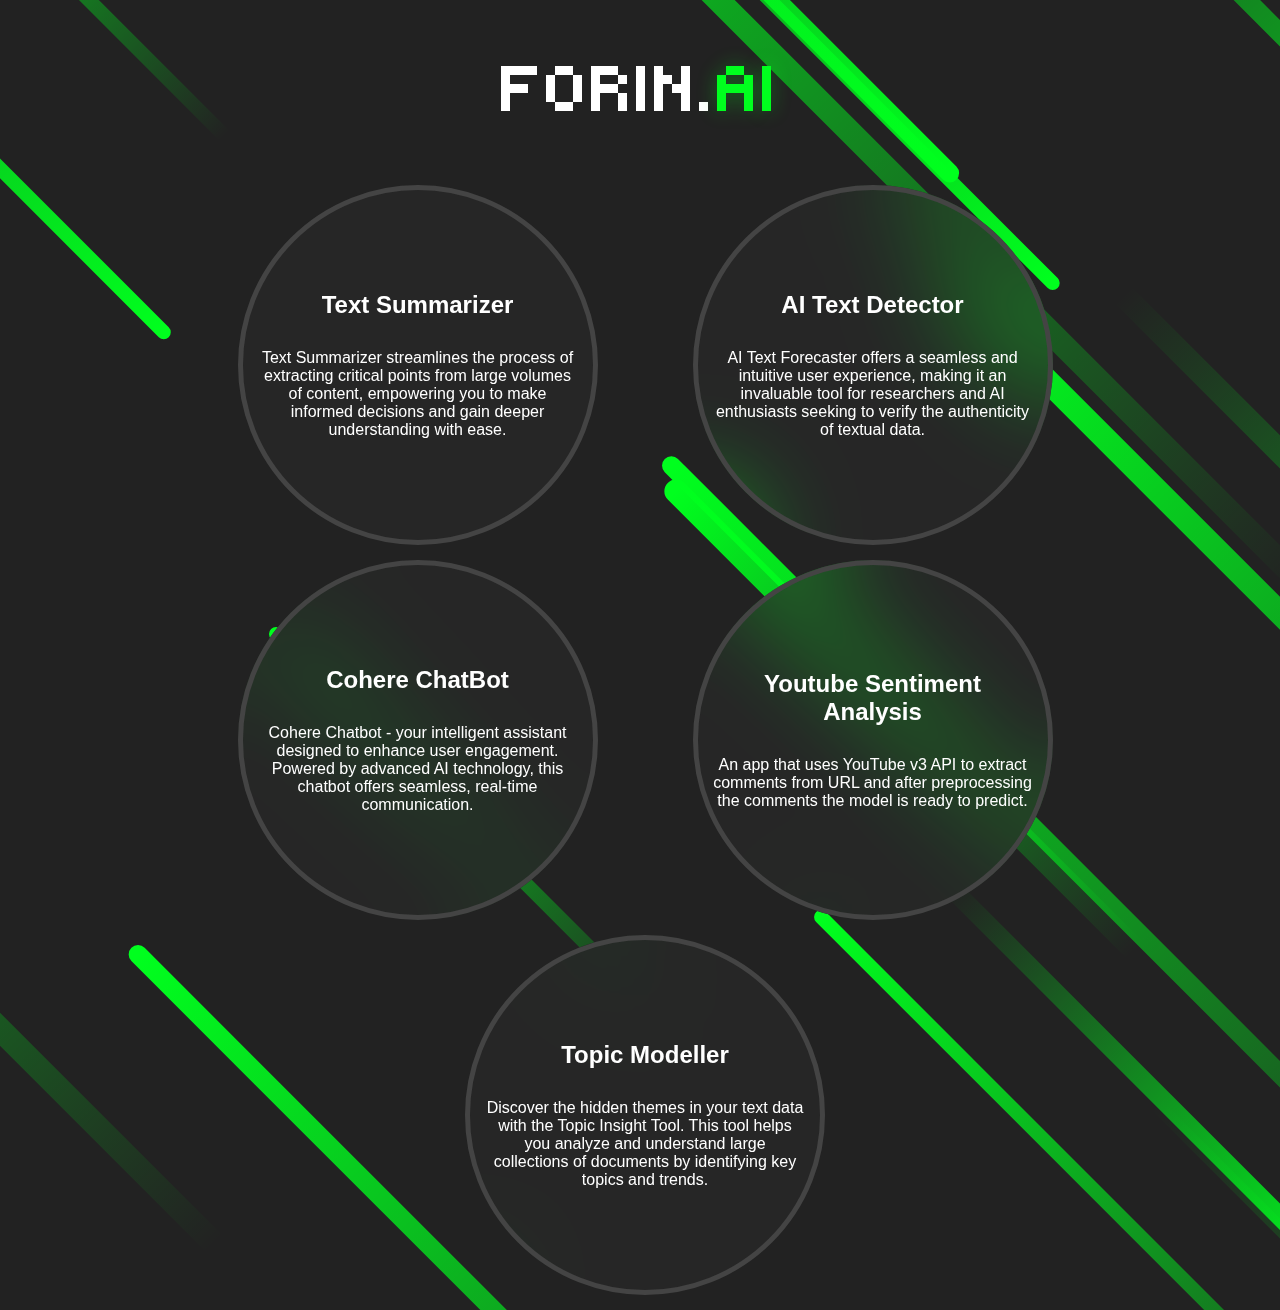
<file: Templates/index.html>
<!DOCTYPE html>
<html lang="en">
<head>
    <style>
        @import url('https://fonts.googleapis.com/css2?family=Tiny5&display=swap');
    </style>

    <meta charset="UTF-8">
    <meta name="viewport" content="width=device-width, initial-scale=1.0">
    <title>ForIn.AI</title>
    <style>.tiny5-regular {
        font-family: "Tiny5", sans-serif;
        font-weight: 400;
        font-style: normal;
    } 
    
    body {
        background-color: #222;
        background-image: url("data:image/svg+xml,%3csvg xmlns='http://www.w3.org/2000/svg' version='1.1' xmlns:xlink='http://www.w3.org/1999/xlink' xmlns:svgjs='http://svgjs.dev/svgjs' width='1440' height='560' preserveAspectRatio='none' viewBox='0 0 1440 560'%3e%3cg mask='url(%26quot%3b%23SvgjsMask1057%26quot%3b)' fill='none'%3e%3crect width='1440' height='560' x='0' y='0' fill='rgba(34%2c 34%2c 34%2c 1)'%3e%3c/rect%3e%3cpath d='M1021 214L699 -108' stroke-width='8' stroke='url(%26quot%3b%23SvgjsLinearGradient1058%26quot%3b)' stroke-linecap='round' class='BottomRight'%3e%3c/path%3e%3cpath d='M1092 318L1372 598' stroke-width='10' stroke='url(%26quot%3b%23SvgjsLinearGradient1058%26quot%3b)' stroke-linecap='round' class='BottomRight'%3e%3c/path%3e%3cpath d='M96 58L-63 -101' stroke-width='6' stroke='url(%26quot%3b%23SvgjsLinearGradient1059%26quot%3b)' stroke-linecap='round' class='TopLeft'%3e%3c/path%3e%3cpath d='M70 142L-328 -256' stroke-width='6' stroke='url(%26quot%3b%23SvgjsLinearGradient1058%26quot%3b)' stroke-linecap='round' class='BottomRight'%3e%3c/path%3e%3cpath d='M59 408L460 809' stroke-width='8' stroke='url(%26quot%3b%23SvgjsLinearGradient1059%26quot%3b)' stroke-linecap='round' class='TopLeft'%3e%3c/path%3e%3cpath d='M1112 285L743 -84' stroke-width='6' stroke='url(%26quot%3b%23SvgjsLinearGradient1058%26quot%3b)' stroke-linecap='round' class='BottomRight'%3e%3c/path%3e%3cpath d='M685 362L1024 701' stroke-width='10' stroke='url(%26quot%3b%23SvgjsLinearGradient1058%26quot%3b)' stroke-linecap='round' class='BottomRight'%3e%3c/path%3e%3cpath d='M351 392L640 681' stroke-width='6' stroke='url(%26quot%3b%23SvgjsLinearGradient1059%26quot%3b)' stroke-linecap='round' class='TopLeft'%3e%3c/path%3e%3cpath d='M406 74L16 -316' stroke-width='8' stroke='url(%26quot%3b%23SvgjsLinearGradient1058%26quot%3b)' stroke-linecap='round' class='BottomRight'%3e%3c/path%3e%3cpath d='M1311 255L1562 506' stroke-width='6' stroke='url(%26quot%3b%23SvgjsLinearGradient1059%26quot%3b)' stroke-linecap='round' class='TopLeft'%3e%3c/path%3e%3cpath d='M754 325L578 149' stroke-width='10' stroke='url(%26quot%3b%23SvgjsLinearGradient1059%26quot%3b)' stroke-linecap='round' class='TopLeft'%3e%3c/path%3e%3cpath d='M791 506L408 123' stroke-width='10' stroke='url(%26quot%3b%23SvgjsLinearGradient1059%26quot%3b)' stroke-linecap='round' class='TopLeft'%3e%3c/path%3e%3cpath d='M745 161L378 -206' stroke-width='6' stroke='url(%26quot%3b%23SvgjsLinearGradient1059%26quot%3b)' stroke-linecap='round' class='TopLeft'%3e%3c/path%3e%3cpath d='M1240 517L835 112' stroke-width='8' stroke='url(%26quot%3b%23SvgjsLinearGradient1058%26quot%3b)' stroke-linecap='round' class='BottomRight'%3e%3c/path%3e%3cpath d='M819 367L1015 563' stroke-width='10' stroke='url(%26quot%3b%23SvgjsLinearGradient1059%26quot%3b)' stroke-linecap='round' class='TopLeft'%3e%3c/path%3e%3cpath d='M1288 280L1430 422' stroke-width='6' stroke='url(%26quot%3b%23SvgjsLinearGradient1059%26quot%3b)' stroke-linecap='round' class='TopLeft'%3e%3c/path%3e%3cpath d='M450 121L76 -253' stroke-width='6' stroke='url(%26quot%3b%23SvgjsLinearGradient1058%26quot%3b)' stroke-linecap='round' class='BottomRight'%3e%3c/path%3e%3cpath d='M989 257L655 -77' stroke-width='6' stroke='url(%26quot%3b%23SvgjsLinearGradient1058%26quot%3b)' stroke-linecap='round' class='BottomRight'%3e%3c/path%3e%3cpath d='M1289 377L893 -19' stroke-width='8' stroke='url(%26quot%3b%23SvgjsLinearGradient1058%26quot%3b)' stroke-linecap='round' class='BottomRight'%3e%3c/path%3e%3cpath d='M494 472L913 891' stroke-width='6' stroke='url(%26quot%3b%23SvgjsLinearGradient1058%26quot%3b)' stroke-linecap='round' class='BottomRight'%3e%3c/path%3e%3cpath d='M485 406L289 210' stroke-width='10' stroke='url(%26quot%3b%23SvgjsLinearGradient1059%26quot%3b)' stroke-linecap='round' class='TopLeft'%3e%3c/path%3e%3cpath d='M1031 43L1341 353' stroke-width='8' stroke='url(%26quot%3b%23SvgjsLinearGradient1058%26quot%3b)' stroke-linecap='round' class='BottomRight'%3e%3c/path%3e%3cpath d='M723 190L368 -165' stroke-width='8' stroke='url(%26quot%3b%23SvgjsLinearGradient1058%26quot%3b)' stroke-linecap='round' class='BottomRight'%3e%3c/path%3e%3cpath d='M581 554L407 380' stroke-width='8' stroke='url(%26quot%3b%23SvgjsLinearGradient1058%26quot%3b)' stroke-linecap='round' class='BottomRight'%3e%3c/path%3e%3cpath d='M1282 385L1675 778' stroke-width='8' stroke='url(%26quot%3b%23SvgjsLinearGradient1058%26quot%3b)' stroke-linecap='round' class='BottomRight'%3e%3c/path%3e%3cpath d='M805 153L1151 499' stroke-width='6' stroke='url(%26quot%3b%23SvgjsLinearGradient1059%26quot%3b)' stroke-linecap='round' class='TopLeft'%3e%3c/path%3e%3cpath d='M1191 134L1346 289' stroke-width='6' stroke='url(%26quot%3b%23SvgjsLinearGradient1058%26quot%3b)' stroke-linecap='round' class='BottomRight'%3e%3c/path%3e%3cpath d='M611 74L802 265' stroke-width='10' stroke='url(%26quot%3b%23SvgjsLinearGradient1059%26quot%3b)' stroke-linecap='round' class='TopLeft'%3e%3c/path%3e%3cpath d='M1323 180L1106 -37' stroke-width='10' stroke='url(%26quot%3b%23SvgjsLinearGradient1058%26quot%3b)' stroke-linecap='round' class='BottomRight'%3e%3c/path%3e%3cpath d='M903 496L667 260' stroke-width='6' stroke='url(%26quot%3b%23SvgjsLinearGradient1059%26quot%3b)' stroke-linecap='round' class='TopLeft'%3e%3c/path%3e%3cpath d='M287 199L668 580' stroke-width='8' stroke='url(%26quot%3b%23SvgjsLinearGradient1059%26quot%3b)' stroke-linecap='round' class='TopLeft'%3e%3c/path%3e%3cpath d='M761 105L575 -81' stroke-width='6' stroke='url(%26quot%3b%23SvgjsLinearGradient1059%26quot%3b)' stroke-linecap='round' class='TopLeft'%3e%3c/path%3e%3cpath d='M805 451L480 126' stroke-width='10' stroke='url(%26quot%3b%23SvgjsLinearGradient1058%26quot%3b)' stroke-linecap='round' class='BottomRight'%3e%3c/path%3e%3cpath d='M1007 134L790 -83' stroke-width='6' stroke='url(%26quot%3b%23SvgjsLinearGradient1059%26quot%3b)' stroke-linecap='round' class='TopLeft'%3e%3c/path%3e%3cpath d='M558 251L138 -169' stroke-width='10' stroke='url(%26quot%3b%23SvgjsLinearGradient1059%26quot%3b)' stroke-linecap='round' class='TopLeft'%3e%3c/path%3e%3cpath d='M92 532L-308 132' stroke-width='10' stroke='url(%26quot%3b%23SvgjsLinearGradient1059%26quot%3b)' stroke-linecap='round' class='TopLeft'%3e%3c/path%3e%3cpath d='M290 443L118 271' stroke-width='6' stroke='url(%26quot%3b%23SvgjsLinearGradient1059%26quot%3b)' stroke-linecap='round' class='TopLeft'%3e%3c/path%3e%3cpath d='M1059 356L1350 647' stroke-width='10' stroke='url(%26quot%3b%23SvgjsLinearGradient1058%26quot%3b)' stroke-linecap='round' class='BottomRight'%3e%3c/path%3e%3cpath d='M703 145L1062 504' stroke-width='8' stroke='url(%26quot%3b%23SvgjsLinearGradient1058%26quot%3b)' stroke-linecap='round' class='BottomRight'%3e%3c/path%3e%3c/g%3e%3cdefs%3e%3cmask id='SvgjsMask1057'%3e%3crect width='1440' height='560' fill='white'%3e%3c/rect%3e%3c/mask%3e%3clinearGradient x1='0%25' y1='0%25' x2='100%25' y2='100%25' id='SvgjsLinearGradient1058'%3e%3cstop stop-color='rgba(0%2c 255%2c 30%2c 0)' offset='0'%3e%3c/stop%3e%3cstop stop-color='rgba(0%2c 255%2c 30%2c 1)' offset='1'%3e%3c/stop%3e%3c/linearGradient%3e%3clinearGradient x1='100%25' y1='100%25' x2='0%25' y2='0%25' id='SvgjsLinearGradient1059'%3e%3cstop stop-color='rgba(0%2c 255%2c 30%2c 0)' offset='0'%3e%3c/stop%3e%3cstop stop-color='rgba(0%2c 255%2c 30%2c 1)' offset='1'%3e%3c/stop%3e%3c/linearGradient%3e%3c/defs%3e%3c/svg%3e");
        background-size: cover;
    }
    
    a, a:visited, a:active, a:hover {
        text-decoration: none;
    }
    
    .header {
        font-size: 72px;
        text-align: center;
        color: white;
    }
    
    .ai {
        color: #00ff1e;
        text-shadow: 0px 0px 20px #00ff1e55;
    }
    
    .main {
        height: 100%;
        width: 100%;
        display: flex;
        justify-content: center;
        align-items: center;
        flex-wrap: wrap;
    }
    
    .card-container  {
        height: 350px;
        width: 350px;
        padding: 2.5px;
        border-radius: 10000px;
        display: flex;
        flex-direction: column;
        justify-content: center;
        box-shadow: 0px 0px 20px transparent;
        transition: all 0.25s;
        margin: 10px 50px ;
    }
    
    .card-container:hover {
        transform: translateY(-2.5%);
    }
    
    .card {
        background-color: #35353533;
        height: 350px;
        width: 350px;
        border-radius: 10000px; 
        display: flex;
        flex-direction: column;
        justify-content: center;
        border: 5px solid #444;
        transition: all 0.25s;
        backdrop-filter: blur(50px);
        box-shadow: 0px 0px 20px transparent;
    }
    
    .card:hover {
        border: 5px solid #00ff1e;
        box-shadow: 0px 10px 20px #00ff1e55;
    }
    
    .card > * {
        margin: 15px;
        text-align: center;
        color: white;
        font-family: 'Gill Sans', 'Gill Sans MT', Calibri, 'Trebuchet MS', sans-serif;
    }
    
    .card-header {
        font-size: 24px;
        font-weight: bold;
    }</style>
</head>
<body>

    <h1 class="tiny5-regular header">FORIN.<span class="ai">AI</span></h1>


    <div class="main">
        <div class="card-container">
            <a href="/ts">
            <div class="card">
                <p class="card-header">Text Summarizer</p>
                <P class="card-description">Text Summarizer streamlines the process of extracting critical points from large volumes of content, empowering you to make informed decisions and gain deeper understanding with ease.</P>
            </div>
            </a>
        </div>

        <div class="card-container">
            <a href="/ai">
            <div class="card">
                <p class="card-header">AI Text Detector</p>
                <P class="card-description">AI Text Forecaster offers a seamless and intuitive user experience, making it an invaluable tool for researchers and AI enthusiasts seeking to verify the authenticity of textual data.</P>
            </div>
            </a>
        </div>

        <div class="card-container">
            <a href="/cb">
            <div class="card">
                <p class="card-header">Cohere ChatBot</p>
                <P class="card-description">Cohere Chatbot - your intelligent assistant designed to enhance user engagement. Powered by advanced AI technology, this chatbot offers seamless, real-time communication.</P>
            </div>
            </a>
        </div>

        <div class="card-container">
            <a href="yt">
            <div class="card">
                <p class="card-header">Youtube Sentiment Analysis</p>
                <P class="card-description">An app that uses YouTube v3 API to extract comments from URL and after preprocessing the comments the model is ready to predict.</P>
            </div>
            </a>
        </div>

        <div class="card-container">
            <a href="/tp">
            <div class="card">
                <p class="card-header">Topic Modeller</p>
                <P class="card-description">Discover the hidden themes in your text data with the Topic Insight Tool. This tool helps you analyze and understand large collections of documents by identifying key topics and trends.</P>
            </div>
            </a>
        </div>

    </div>
</body>
</html>
</file>
